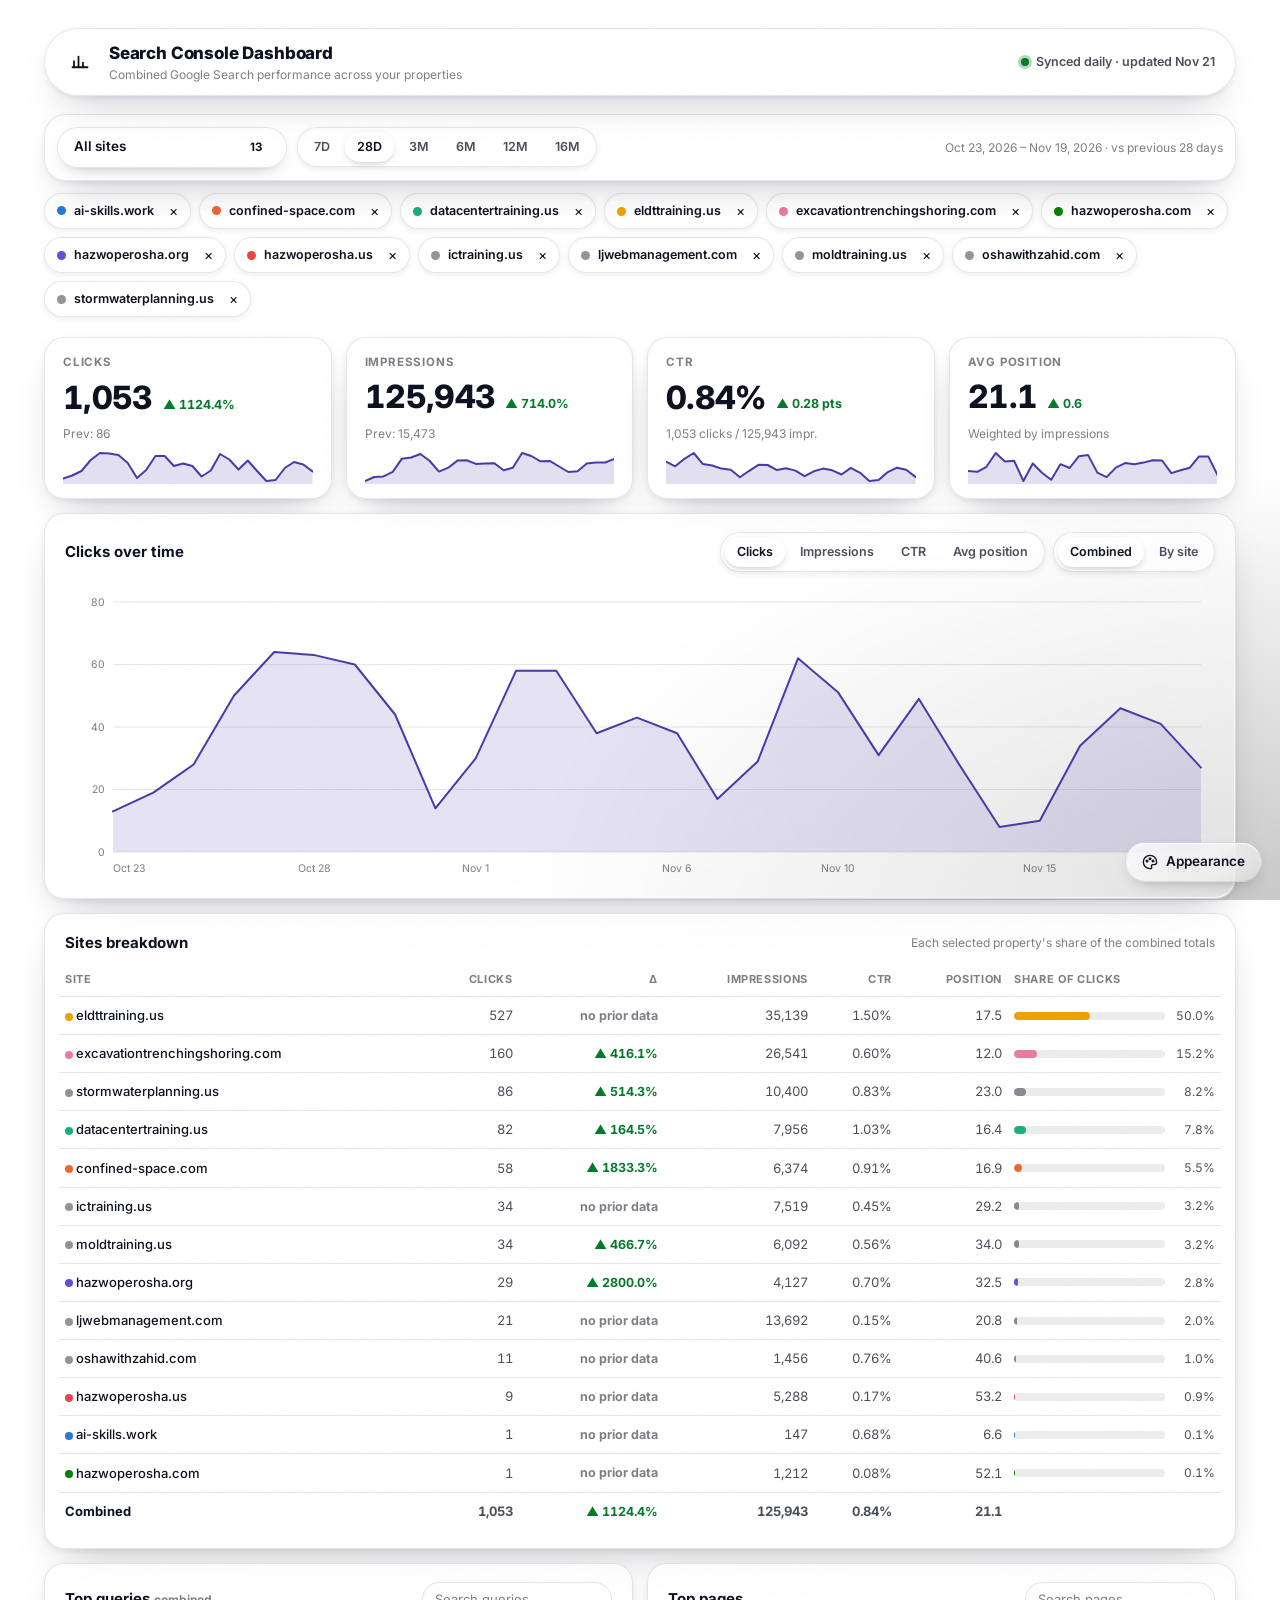
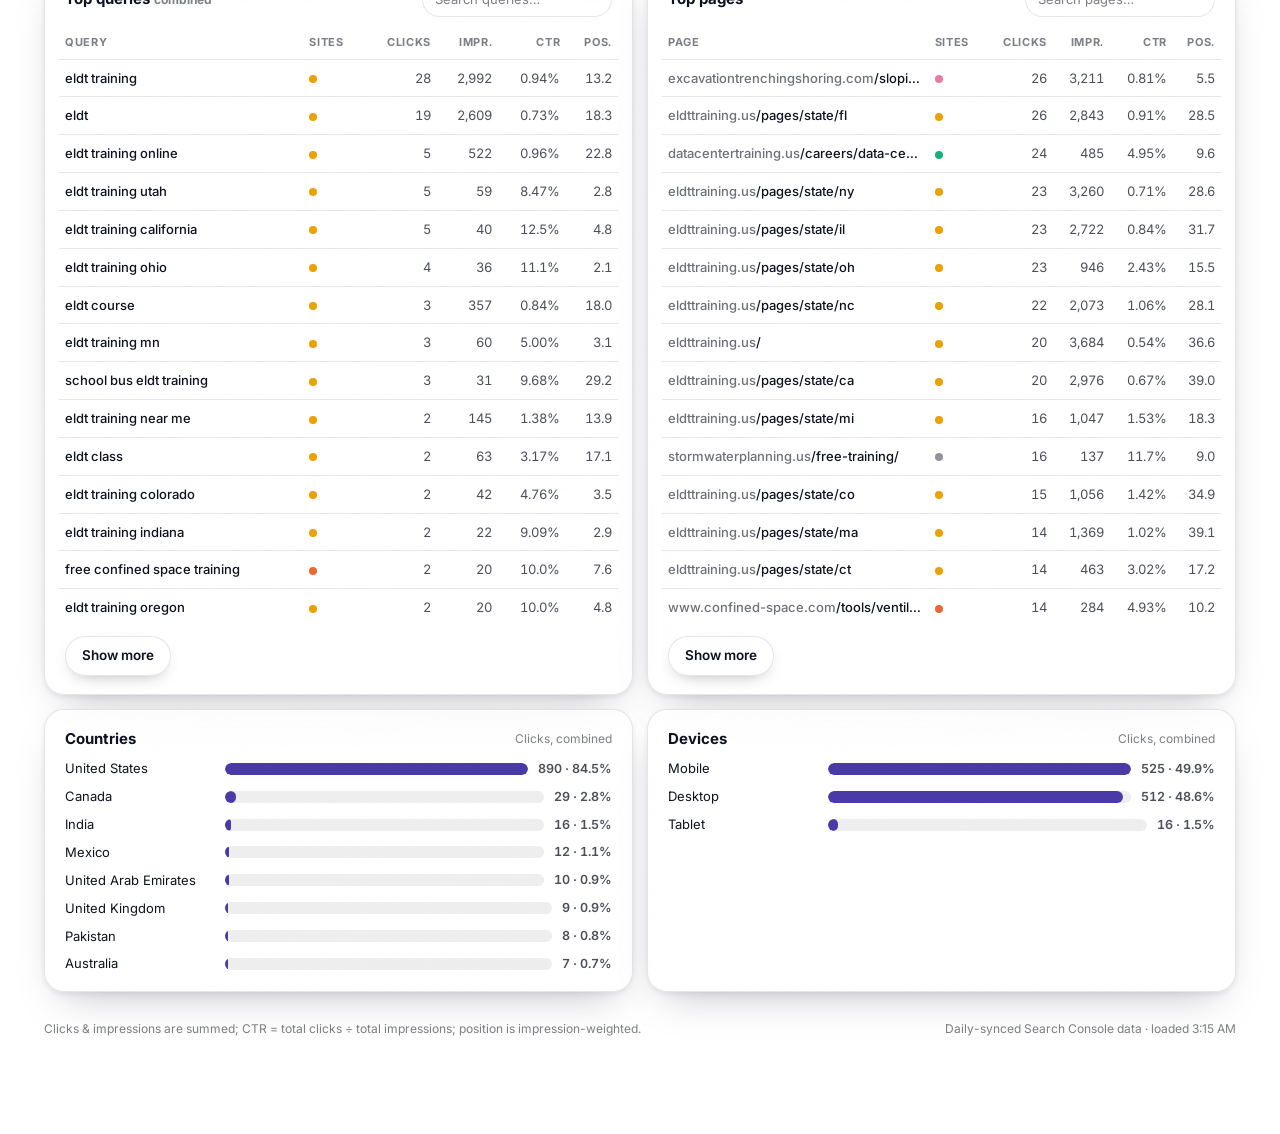
<file: index.html>
<!doctype html>
<html lang="en">
<head>
<meta charset="utf-8">
<meta name="viewport" content="width=device-width,initial-scale=1">
<title>Search Console Dashboard</title>
<link rel="preconnect" href="https://fonts.googleapis.com">
<link rel="preconnect" href="https://fonts.gstatic.com" crossorigin>
<link href="https://fonts.googleapis.com/css2?family=Inter:wght@400;500;600;700;800&display=swap" rel="stylesheet">
<link rel="stylesheet" href="assets/glass.css">
<script src="assets/glass-theme.js"></script>
<style>
  *{ box-sizing: border-box; }
  [hidden]{ display: none !important; }
  html,body{ margin:0; padding:0; }
  body{ font-family: 'Inter', system-ui, -apple-system, 'Segoe UI', sans-serif; -webkit-font-smoothing: antialiased; line-height: 1.45; }
  button{ font-family: inherit; }
  a{ color: inherit; }
  :focus-visible{ outline: 2px solid var(--g-text); outline-offset: 2px; }
  .wrap{ max-width: 1240px; margin: 0 auto; padding: 22px 16px 96px; }
  @media (min-width: 700px){ .wrap{ padding: 28px 24px 96px; } }

  /* top bar */
  .topbar{ z-index: 30; display:flex; align-items:center; justify-content: space-between; gap: 14px; flex-wrap: wrap; padding: 12px 14px 12px 18px; border-radius: 999px; margin-bottom: 18px; }
  .brand{ display:flex; align-items:center; gap: 12px; min-width: 0; }
  .brand-mark{ width: 34px; height: 34px; border-radius: 11px; flex:none; display:grid; place-items:center;
    background: linear-gradient(135deg, rgba(255,255,255,.55), rgba(255,255,255,.12)); box-shadow: inset 0 1px 0 rgba(255,255,255,.7); }
  .brand-mark svg{ width: 18px; height: 18px; }
  .brand h1{ font-size: 17px; font-weight: 800; letter-spacing: -0.01em; margin:0; white-space: nowrap; }
  .brand p{ margin:0; font-size: 12px; color: var(--g-text-3); }
  .topbar-actions{ display:flex; align-items:center; gap: 8px; flex-wrap: wrap; }
  .source-pill{ display:inline-flex; align-items:center; gap:7px; font-size: 12.5px; font-weight: 600; color: var(--g-text-2); padding: 0 6px; }
  .source-pill .dot{ width: 8px; height: 8px; border-radius: 50%; background: #f5b42a; box-shadow: 0 0 0 3px rgba(245,180,42,.25); }
  .source-pill.live .dot{ background: var(--good); box-shadow: 0 0 0 3px color-mix(in srgb, var(--good) 30%, transparent); }
  @media (max-width: 640px){ .topbar{ border-radius: 22px; } .brand p{ display:none; } }

  /* controls */
  .controls{ display:flex; align-items:center; gap: 10px; flex-wrap: wrap; padding: 12px; border-radius: 22px; margin-bottom: 12px; position: relative; z-index: 20; }
  .controls .spacer{ flex: 1; }
  .ms{ position: relative; }
  .ms-trigger{ min-width: 230px; justify-content: space-between; }
  .ms-trigger .count{ font-size: 11.5px; font-weight: 700; padding: 2px 8px; border-radius: 999px; background: rgba(255,255,255,.18); }
  .ms-pop{ position:absolute; left:0; top: calc(100% + 8px); width: min(380px, calc(100vw - 32px)); padding: 10px; display:none; z-index: 40;
    --g-tint: rgba(14,16,30,0.80); }
  /* popovers sit inside another glass panel, where backdrop blur can't reach the page, so they need a denser fill */
  html[data-tone="light"] .ms-pop{ --g-tint: rgba(255,255,255,0.86); }
  .ms-pop.open{ display:block; }
  .ms-search{ width:100%; font: inherit; font-size: 14px; color: var(--g-text); background: rgba(255,255,255,.1); border: 1px solid var(--g-edge-soft); border-radius: 12px; padding: 9px 12px; }
  .ms-search::placeholder{ color: var(--g-text-3); }
  .ms-bulk{ display:flex; gap: 6px; margin: 8px 0 6px; }
  .ms-bulk button{ font: inherit; font-size: 12px; font-weight: 600; color: var(--g-text-2); background: transparent; border: 1px solid var(--g-edge-soft); border-radius: 999px; padding: 4px 10px; cursor: pointer; }
  .ms-bulk button:hover{ color: var(--g-text); background: rgba(255,255,255,.08); }
  .ms-list{ max-height: 320px; overflow-y: auto; margin: 0; padding: 0; list-style: none; }
  .ms-item label{ display:flex; align-items:center; gap: 10px; padding: 8px 8px; border-radius: 10px; cursor: pointer; font-size: 13.5px; }
  .ms-item label:hover{ background: rgba(255,255,255,.08); }
  .ms-item input{ width: 17px; height: 17px; accent-color: var(--accent); flex:none; margin:0; }
  .ms-item .ms-name{ flex:1; min-width:0; overflow:hidden; text-overflow: ellipsis; white-space: nowrap; }
  .ms-item .ms-kind{ font-size: 10.5px; font-weight: 700; letter-spacing: .05em; text-transform: uppercase; color: var(--g-text-3); }
  .ms-empty{ padding: 14px 8px; font-size: 13px; color: var(--g-text-3); }

  .seg{ display:inline-flex; gap: 3px; padding: 4px; border-radius: 999px; flex-wrap: wrap; }
  .seg button{ font: inherit; font-size: 12.5px; font-weight: 600; border: none; background: transparent; color: var(--g-text-2); padding: 6px 12px; border-radius: 999px; cursor: pointer; }
  .seg button:hover{ color: var(--g-text); }
  .seg button[aria-pressed="true"]{ color: var(--g-text); background: linear-gradient(160deg, var(--g-fill-strong), rgba(255,255,255,.08)); box-shadow: inset 0 1px 0 var(--g-hi), 0 3px 10px -4px rgba(0,0,0,.35); }
  .range-note{ font-size: 12px; color: var(--g-text-3); }

  .chips{ display:flex; gap: 8px; flex-wrap: wrap; margin: 0 0 20px; min-height: 8px; }
  .chip{ display:inline-flex; align-items:center; gap: 8px; padding: 6px 6px 6px 12px; border-radius: 999px; font-size: 12.5px; font-weight: 600; }
  .chip .sw{ width: 9px; height: 9px; border-radius: 50%; flex:none; }
  .chip button{ width: 22px; height: 22px; border-radius: 50%; border: none; background: rgba(255,255,255,.14); color: var(--g-text); cursor: pointer; display:grid; place-items:center; padding:0; font-size: 14px; line-height: 1; }
  .chip button:hover{ background: rgba(255,255,255,.28); }

  /* KPI */
  .kpis{ display:grid; grid-template-columns: repeat(auto-fit, minmax(210px, 1fr)); gap: 14px; margin-bottom: 14px; }
  .kpi{ padding: 16px 18px 14px; border-radius: var(--glass-radius); display:flex; flex-direction: column; gap: 4px; min-width: 0; }
  .kpi-label{ font-size: 11.5px; font-weight: 700; letter-spacing: .07em; text-transform: uppercase; color: var(--g-text-3); }
  .kpi-row{ display:flex; align-items: baseline; gap: 10px; flex-wrap: wrap; }
  .kpi-value{ font-size: 32px; font-weight: 800; letter-spacing: -0.02em; font-variant-numeric: tabular-nums; }
  .delta{ font-size: 12.5px; font-weight: 700; font-variant-numeric: tabular-nums; }
  .delta.up{ color: var(--good); } .delta.down{ color: var(--bad); } .delta.flat{ color: var(--g-text-3); }
  .kpi-sub{ font-size: 12px; color: var(--g-text-3); }
  .kpi svg{ width: 100%; height: 34px; display:block; margin-top: 4px; }

  /* cards */
  .card{ padding: 18px 20px; border-radius: var(--glass-radius); min-width: 0; }
  .card-head{ display:flex; align-items:center; justify-content: space-between; gap: 12px; flex-wrap: wrap; margin-bottom: 10px; }
  .card-title{ font-size: 15px; font-weight: 700; margin: 0; }
  .card-note{ font-size: 12px; color: var(--g-text-3); }
  .grid-2{ display:grid; grid-template-columns: 1fr 1fr; gap: 14px; margin-top: 14px; }
  @media (max-width: 860px){ .grid-2{ grid-template-columns: 1fr; } }

  .legend{ display:flex; gap: 14px; flex-wrap: wrap; font-size: 12px; color: var(--g-text-2); margin: 2px 0 8px; }
  .legend span{ display:inline-flex; align-items:center; gap: 6px; }
  .legend i{ width: 14px; height: 3px; border-radius: 2px; display:inline-block; }
  .chart-wrap{ position: relative; }
  svg.chart{ width: 100%; display:block; overflow: visible; }
  .axis{ font-size: 10.5px; fill: var(--g-text-3); font-family: inherit; }
  .tip{ position:absolute; pointer-events:none; z-index: 10; min-width: 160px; padding: 9px 11px; border-radius: 12px; font-size: 12px; line-height: 1.55;
    background: var(--g-tooltip-bg); color: var(--g-tooltip-text); border: 1px solid var(--g-edge-soft);
    -webkit-backdrop-filter: blur(14px) saturate(160%); backdrop-filter: blur(14px) saturate(160%);
    box-shadow: var(--g-shadow); opacity: 0; transition: opacity .08s ease; white-space: nowrap; }
  .tip.show{ opacity: 1; }
  .tip b{ display:block; margin-bottom: 3px; }
  .tip .r{ display:flex; align-items:center; gap: 7px; }
  .tip .r i{ width: 8px; height: 8px; border-radius: 50%; flex:none; }
  .tip .r em{ font-style: normal; margin-left: auto; padding-left: 14px; font-weight: 700; font-variant-numeric: tabular-nums; }
  .empty{ min-height: 180px; display:flex; align-items:center; justify-content:center; text-align:center; color: var(--g-text-3); font-size: 13.5px; padding: 20px; }

  /* tables */
  .tbl-wrap{ overflow-x: auto; margin: 0 -6px; }
  table{ width: 100%; border-collapse: collapse; font-size: 13px; }
  th{ text-align:left; font-size: 11px; font-weight: 700; letter-spacing: .06em; text-transform: uppercase; color: var(--g-text-3); padding: 8px 6px; border-bottom: 1px solid var(--g-edge-soft); white-space: nowrap; }
  th.n, td.n{ text-align: right; font-variant-numeric: tabular-nums; }
  th button{ font: inherit; color: inherit; background: none; border: none; padding: 0; cursor: pointer; letter-spacing: inherit; text-transform: inherit; }
  th button[aria-sort]::after{ content: " ↓"; }
  td{ padding: 9px 6px; border-bottom: 1px solid var(--g-edge-soft); color: var(--g-text-2); vertical-align: middle; }
  tr:last-child td{ border-bottom: none; }
  td.main{ color: var(--g-text); font-weight: 500; max-width: 340px; overflow: hidden; text-overflow: ellipsis; white-space: nowrap; }
  #pagesTable td.main, #queriesTable td.main{ max-width: 220px; }
  td.main a{ text-decoration: none; } td.main a:hover{ text-decoration: underline; }
  .dots{ display:inline-flex; gap: 3px; vertical-align: middle; }
  .dots i{ width: 8px; height: 8px; border-radius: 50%; display:inline-block; box-shadow: 0 0 0 1.5px rgba(255,255,255,.3); }
  .share{ display:flex; align-items:center; gap: 8px; min-width: 120px; }
  .share .track{ flex:1; height: 8px; border-radius: 4px; background: rgba(255,255,255,.12); overflow:hidden; }
  html[data-tone="light"] .share .track{ background: rgba(14,18,32,.08); }
  .share .fill{ height: 100%; border-radius: 4px; }
  .share span{ font-size: 12px; font-variant-numeric: tabular-nums; width: 42px; text-align: right; }
  .tbl-tools{ display:flex; gap: 8px; align-items:center; }
  .tbl-search{ font: inherit; font-size: 13px; color: var(--g-text); background: rgba(255,255,255,.1); border: 1px solid var(--g-edge-soft); border-radius: 999px; padding: 7px 12px; width: 190px; max-width: 100%; }
  .tbl-search::placeholder{ color: var(--g-text-3); }
  .more{ margin-top: 10px; }

  /* bars */
  .bars{ display:flex; flex-direction: column; gap: 9px; }
  .bar{ display:grid; grid-template-columns: minmax(90px, 150px) 1fr auto; align-items:center; gap: 10px; font-size: 13px; }
  .bar .lbl{ overflow:hidden; text-overflow: ellipsis; white-space: nowrap; color: var(--g-text); }
  .bar .track{ height: 12px; border-radius: 6px; background: rgba(255,255,255,.10); overflow:hidden; }
  html[data-tone="light"] .bar .track{ background: rgba(14,18,32,.07); }
  .bar .fill{ height: 100%; border-radius: 6px; background: var(--accent); min-width: 3px; }
  .bar .val{ font-variant-numeric: tabular-nums; font-weight: 600; color: var(--g-text-2); font-size: 12.5px; }

  /* banner, toast */
  .banner{ display:flex; gap: 12px; align-items:center; padding: 12px 16px; border-radius: 16px; font-size: 13px; color: var(--g-text-2); margin-bottom: 14px; flex-wrap: wrap; }
  .banner b{ color: var(--g-text); }
  .loading{ position: relative; }
  .loading::after{ content:""; position:absolute; left: 20px; right: 20px; top: 0; height: 2px; border-radius: 2px;
    background: linear-gradient(90deg, transparent, var(--g-text), transparent); background-size: 200% 100%; animation: shimmer 1.1s linear infinite; }
  @keyframes shimmer{ from{ background-position: 200% 0; } to{ background-position: -200% 0; } }

  .toast{ position: fixed; left: 50%; bottom: 22px; transform: translateX(-50%); z-index: 80; padding: 11px 16px; border-radius: 14px; font-size: 13px; max-width: calc(100vw - 32px); display:none; --g-tint: rgba(10,12,24,.55); }
  html[data-tone="light"] .toast{ --g-tint: rgba(255,255,255,.6); }
  .toast.show{ display:block; }
  footer{ margin-top: 28px; font-size: 12px; color: var(--g-text-3); display:flex; justify-content: space-between; gap: 10px; flex-wrap: wrap; }
  .sr-only{ position:absolute; width:1px; height:1px; overflow:hidden; clip: rect(0 0 0 0); white-space: nowrap; }
  @media (prefers-reduced-motion: reduce){ *{ transition: none !important; animation: none !important; } }
</style>
</head>
<body>
<div class="wrap">

  <header class="topbar glass-panel">
    <div class="brand">
      <div class="brand-mark" aria-hidden="true"><svg viewBox="0 0 24 24" fill="none" stroke="currentColor" stroke-width="2.4" stroke-linecap="round"><path d="M4 19V11M10 19V5M16 19v-6M22 19H2"/></svg></div>
      <div><h1>Search Console Dashboard</h1><p>Combined Google Search performance across your properties</p></div>
    </div>
    <div class="topbar-actions">
      <span class="source-pill" id="sourcePill"><span class="dot"></span><span id="sourceText">Demo data</span></span>
    </div>
  </header>

  <div class="banner glass-panel" id="demoBanner">
    <span><b>You're viewing demo data.</b> Real data appears here once the daily Search Console sync has run (see the README).</span>
  </div>

  <section class="controls glass-panel" aria-label="Filters">
    <div class="ms" id="siteMs">
      <button class="glass-btn ms-trigger" type="button" id="msTrigger" aria-haspopup="listbox" aria-expanded="false">
        <span id="msLabel">Select sites</span><span class="count" id="msCount">0</span>
      </button>
      <div class="ms-pop glass-panel" id="msPop">
        <input class="ms-search" id="msSearch" type="search" placeholder="Filter properties…" aria-label="Filter properties">
        <div class="ms-bulk"><button type="button" id="msAll">Select all</button><button type="button" id="msNone">Clear</button><button type="button" id="msOnly" hidden>Only matches</button></div>
        <ul class="ms-list" id="msList" role="listbox" aria-multiselectable="true"></ul>
      </div>
    </div>
    <div class="seg glass-panel" id="rangeSeg" role="group" aria-label="Date range"></div>
    <span class="spacer"></span>
    <span class="range-note" id="rangeNote"></span>
  </section>

  <div class="chips" id="chips" aria-label="Selected sites"></div>

  <section class="kpis" id="kpis" aria-label="Totals"></section>

  <section class="card glass-panel" id="trendCard">
    <div class="card-head">
      <h2 class="card-title" id="trendTitle">Performance</h2>
      <div style="display:flex; gap:8px; flex-wrap:wrap;">
        <div class="seg glass-panel" id="metricSeg" role="group" aria-label="Metric"></div>
        <div class="seg glass-panel" id="modeSeg" role="group" aria-label="Chart mode"></div>
      </div>
    </div>
    <div class="legend" id="trendLegend"></div>
    <div class="chart-wrap" id="trendChart"></div>
  </section>

  <section class="card glass-panel" style="margin-top:14px;">
    <div class="card-head"><h2 class="card-title">Sites breakdown</h2><span class="card-note">Each selected property's share of the combined totals</span></div>
    <div class="tbl-wrap"><table id="sitesTable"></table></div>
  </section>

  <div class="grid-2">
    <section class="card glass-panel">
      <div class="card-head">
        <h2 class="card-title">Top queries <span class="card-note">combined</span></h2>
        <div class="tbl-tools"><input class="tbl-search" id="qSearch" type="search" placeholder="Search queries…" aria-label="Search queries"></div>
      </div>
      <div class="tbl-wrap"><table id="queriesTable"></table></div>
      <button class="glass-btn more" id="qMore" type="button" hidden>Show more</button>
    </section>
    <section class="card glass-panel">
      <div class="card-head">
        <h2 class="card-title">Top pages</h2>
        <div class="tbl-tools"><input class="tbl-search" id="pSearch" type="search" placeholder="Search pages…" aria-label="Search pages"></div>
      </div>
      <div class="tbl-wrap"><table id="pagesTable"></table></div>
      <button class="glass-btn more" id="pMore" type="button" hidden>Show more</button>
    </section>
  </div>

  <div class="grid-2">
    <section class="card glass-panel">
      <div class="card-head"><h2 class="card-title">Countries</h2><span class="card-note">Clicks, combined</span></div>
      <div class="bars" id="countryBars"></div>
    </section>
    <section class="card glass-panel">
      <div class="card-head"><h2 class="card-title">Devices</h2><span class="card-note">Clicks, combined</span></div>
      <div class="bars" id="deviceBars"></div>
    </section>
  </div>

  <footer>
    <span>Clicks &amp; impressions are summed; CTR = total clicks ÷ total impressions; position is impression-weighted.</span>
    <span id="footerStamp"></span>
  </footer>
</div>

<div class="toast glass-panel" id="toast" role="status" aria-live="polite"></div>

<script src="assets/gsc-dashboard.js"></script>
</body>
</html>
</file>
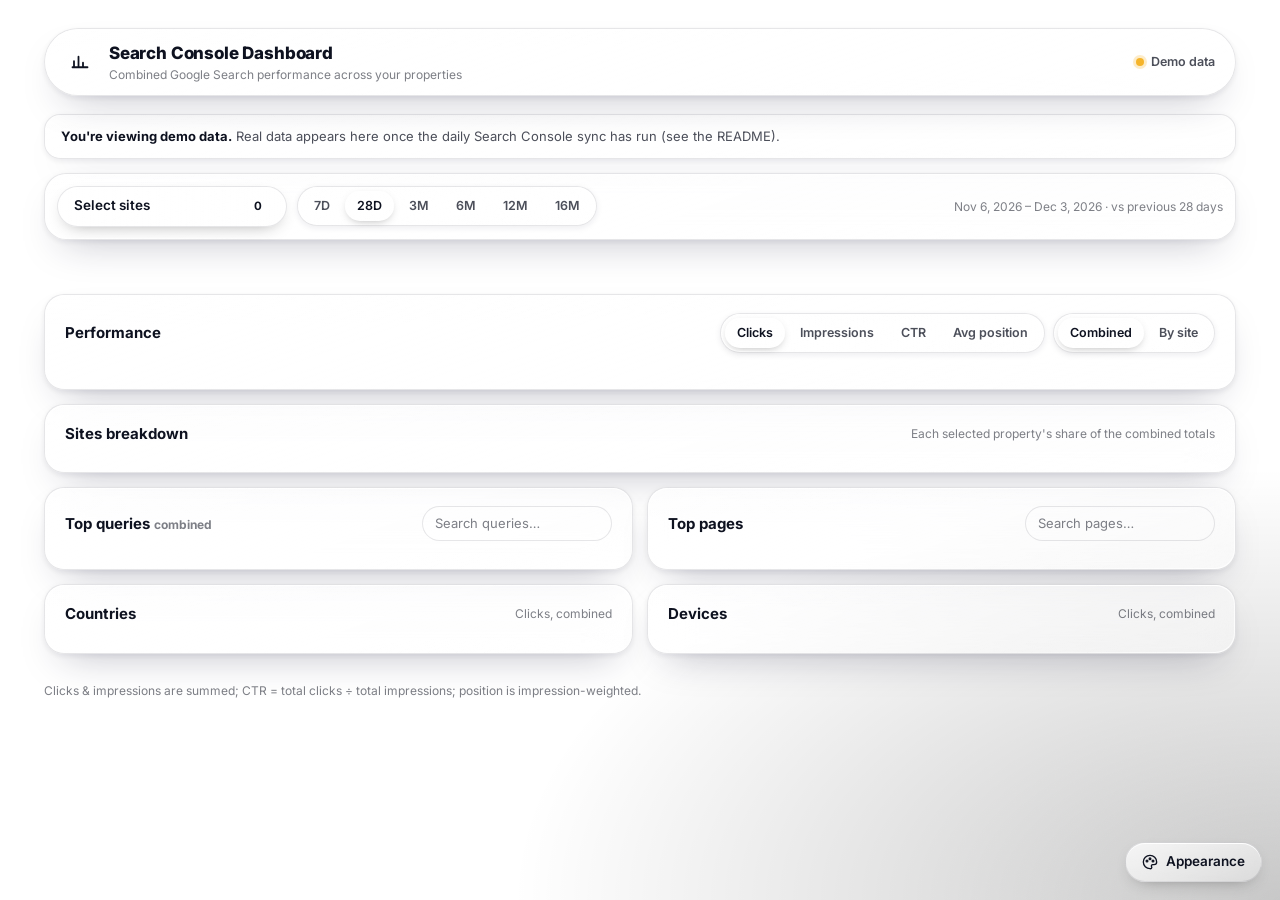
<file: search-console.html>
<!doctype html>
<meta charset="utf-8">
<title>Search Console Dashboard</title>
<meta http-equiv="refresh" content="0; url=./">
<link rel="canonical" href="./">
<p>Moved to <a href="./">the dashboard home page</a>.</p>
</file>
<file: assets/glass.css>
/* =====================================================================
   Liquid Glass theme — shared by every page in this repo.
   Loaded together with assets/glass-theme.js, which adds the
   background layer, sets html[data-tone] and builds the Appearance panel.
   ===================================================================== */

html.glass{
  --glass-blur: 22px;
  --glass-radius: 20px;
  --glass-radius-sm: 14px;
  /* tone tokens default to "dark" (white text on rich backgrounds) */
  color-scheme: dark;
  --g-text: #ffffff;
  --g-text-2: rgba(255,255,255,0.80);
  --g-text-3: rgba(255,255,255,0.60);
  --g-fill-top: rgba(255,255,255,0.16);
  --g-fill-bot: rgba(255,255,255,0.05);
  --g-fill-strong: rgba(255,255,255,0.24);
  --g-tint: rgba(10,12,24,0.18);
  --g-edge: rgba(255,255,255,0.34);
  --g-edge-soft: rgba(255,255,255,0.12);
  --g-hi: rgba(255,255,255,0.55);
  --g-shadow: 0 18px 40px -18px rgba(0,0,0,0.55), 0 2px 6px rgba(0,0,0,0.18);
  --g-grid: rgba(255,255,255,0.13);
  --g-axis: rgba(255,255,255,0.32);
  --g-tooltip-bg: rgba(14,16,28,0.72);
  --g-tooltip-text: #fff;

  --s1:#3987e5; --s2:#d95926; --s3:#199e70; --s4:#c98500;
  --s5:#d55181; --s6:#008300; --s7:#9085e9; --s8:#e66767;
  --s-other: rgba(255,255,255,0.55);
  --accent: #b8afff;
  --good: #3fd17a; --bad: #ff8a8a;
}
html.glass[data-tone="light"]{
  color-scheme: light;
  --g-text: #0e1220;
  --g-text-2: rgba(14,18,32,0.74);
  --g-text-3: rgba(14,18,32,0.54);
  --g-fill-top: rgba(255,255,255,0.62);
  --g-fill-bot: rgba(255,255,255,0.30);
  --g-fill-strong: rgba(255,255,255,0.78);
  --g-tint: rgba(255,255,255,0.10);
  --g-edge: rgba(255,255,255,0.85);
  --g-edge-soft: rgba(14,18,32,0.10);
  --g-hi: rgba(255,255,255,0.95);
  --g-shadow: 0 18px 40px -20px rgba(30,30,60,0.35), 0 2px 6px rgba(30,30,60,0.08);
  --g-grid: rgba(14,18,32,0.10);
  --g-axis: rgba(14,18,32,0.28);
  --g-tooltip-bg: rgba(255,255,255,0.82);
  --g-tooltip-text: #0e1220;

  --s1:#2a78d6; --s2:#eb6834; --s3:#1baf7a; --s4:#eda100;
  --s5:#e87ba4; --s6:#008300; --s7:#6250d6; --s8:#e34948;
  --s-other: rgba(14,18,32,0.45);
  --accent: #4a3aa7;
  --good: #067a2b; --bad: #c62f2f;
}

html.glass, html.glass body{ background: transparent; }
html.glass body{ color: var(--g-text); min-height: 100vh; }

/* ---------- background layer ---------- */
#glass-bg{
  position: fixed; inset: 0; z-index: -1; overflow: hidden;
  background: var(--bg-solid, #101426);
  transition: background .4s ease;
}
#glass-bg .blob{
  position: absolute; border-radius: 50%;
  filter: blur(70px); opacity: .9;
  will-change: transform;
  animation: glass-drift 26s ease-in-out infinite alternate;
}
#glass-bg .grain{
  position:absolute; inset:0; opacity:.07; mix-blend-mode: overlay; pointer-events:none;
  background-image: url("data:image/svg+xml;utf8,<svg xmlns='http://www.w3.org/2000/svg' width='160' height='160'><filter id='n'><feTurbulence type='fractalNoise' baseFrequency='.85' numOctaves='2' stitchTiles='stitch'/></filter><rect width='100%' height='100%' filter='url(%23n)'/></svg>");
}
@keyframes glass-drift{
  0%  { transform: translate3d(0,0,0) scale(1); }
  50% { transform: translate3d(6vw,-4vh,0) scale(1.12); }
  100%{ transform: translate3d(-5vw,5vh,0) scale(.95); }
}
#glass-bg .blob:nth-child(2){ animation-duration: 32s; animation-delay: -8s; }
#glass-bg .blob:nth-child(3){ animation-duration: 38s; animation-delay: -16s; }
#glass-bg .blob:nth-child(4){ animation-duration: 29s; animation-delay: -4s; }
#glass-bg[data-bg="solid"] .blob{ display:none; }

/* Preset 1 — Aurora: deep night sky, teal / violet / magenta ribbons */
#glass-bg[data-bg="aurora"]{ background: radial-gradient(120% 90% at 50% 110%, #1b1f4a 0%, #0a0c1f 55%, #05060f 100%); }
#glass-bg[data-bg="aurora"] .b1{ width:55vw; height:55vw; left:-10vw; top:-15vw; background:#18d2b4; }
#glass-bg[data-bg="aurora"] .b2{ width:50vw; height:50vw; right:-12vw; top:5vh;  background:#7b4dff; }
#glass-bg[data-bg="aurora"] .b3{ width:45vw; height:45vw; left:25vw; bottom:-20vw; background:#ff4fa3; opacity:.7; }
#glass-bg[data-bg="aurora"] .b4{ width:30vw; height:30vw; left:45vw; top:20vh; background:#2f7bff; opacity:.6; }

/* Preset 2 — Sunset: warm dusk, coral / amber / plum */
#glass-bg[data-bg="sunset"]{ background: linear-gradient(160deg, #2a0f3d 0%, #6b1d4f 45%, #c2424a 75%, #f08a3c 100%); }
#glass-bg[data-bg="sunset"] .b1{ width:60vw; height:60vw; left:-15vw; bottom:-25vw; background:#ffb347; }
#glass-bg[data-bg="sunset"] .b2{ width:45vw; height:45vw; right:-10vw; top:-10vw; background:#ff5e7a; }
#glass-bg[data-bg="sunset"] .b3{ width:40vw; height:40vw; left:30vw; top:15vh; background:#8e3bd8; opacity:.65; }
#glass-bg[data-bg="sunset"] .b4{ width:28vw; height:28vw; right:15vw; bottom:5vh; background:#ffd36e; opacity:.55; }

/* Preset 3 — Pearl: bright pastel mesh, light tone */
#glass-bg[data-bg="pearl"]{ background: linear-gradient(135deg, #f4f1ff 0%, #eaf6ff 50%, #fff3ec 100%); }
#glass-bg[data-bg="pearl"] .b1{ width:55vw; height:55vw; left:-12vw; top:-18vw; background:#b9a8ff; opacity:.75; }
#glass-bg[data-bg="pearl"] .b2{ width:50vw; height:50vw; right:-15vw; top:10vh; background:#8fe3ff; opacity:.7; }
#glass-bg[data-bg="pearl"] .b3{ width:48vw; height:48vw; left:20vw; bottom:-25vw; background:#ffc2a8; opacity:.75; }
#glass-bg[data-bg="pearl"] .b4{ width:30vw; height:30vw; left:50vw; top:25vh; background:#a8ffd9; opacity:.55; }

/* Photo backgrounds: the image is set inline by glass-theme.js */
#glass-bg[data-bg="photo"] .blob, #glass-bg[data-bg="photo"] .grain{ display: none; }
/* busier backgrounds get a slightly denser glass so text stays readable */
html.glass[data-bg-kind="photo"]{ --g-tint: rgba(8,10,22,0.30); }

/* ---------- the glass material ---------- */
.glass-panel{
  position: relative;
  background:
    linear-gradient(var(--g-tint), var(--g-tint)),
    linear-gradient(160deg, var(--g-fill-top), var(--g-fill-bot));
  -webkit-backdrop-filter: blur(var(--glass-blur)) saturate(180%);
  backdrop-filter: blur(var(--glass-blur)) saturate(180%);
  border: 1px solid var(--g-edge-soft);
  box-shadow:
    inset 0 1px 0 var(--g-hi),
    inset 0 -1px 0 rgba(255,255,255,0.08),
    inset 1px 0 0 rgba(255,255,255,0.10),
    inset 0 0 24px rgba(255,255,255,0.04),
    var(--g-shadow);
  isolation: isolate;
}
.glass-panel{ border-radius: var(--glass-radius); }
/* specular sheen + refractive rim */
.glass-panel::before{
  content:""; position:absolute; inset:0; border-radius: inherit; pointer-events:none; z-index:-1;
  background:
    radial-gradient(120% 60% at 0% 0%, rgba(255,255,255,0.22), transparent 55%),
    radial-gradient(80% 50% at 100% 100%, rgba(255,255,255,0.08), transparent 60%);
}
.glass-panel::after{
  content:""; position:absolute; inset:0; border-radius: inherit; pointer-events:none;
  padding: 1px;
  background: linear-gradient(140deg, var(--g-edge) 0%, rgba(255,255,255,0) 35%, rgba(255,255,255,0) 65%, var(--g-edge) 100%);
  -webkit-mask: linear-gradient(#000 0 0) content-box, linear-gradient(#000 0 0);
  -webkit-mask-composite: xor; mask-composite: exclude;
}

/* glass buttons / pills */
.glass-btn{
  display:inline-flex; align-items:center; gap:8px;
  font: inherit; font-size: 13.5px; font-weight: 600;
  color: var(--g-text);
  padding: 9px 16px; border-radius: 999px; cursor: pointer;
  background: linear-gradient(160deg, var(--g-fill-strong), var(--g-fill-bot));
  -webkit-backdrop-filter: blur(16px) saturate(180%);
  backdrop-filter: blur(16px) saturate(180%);
  border: 1px solid var(--g-edge-soft);
  box-shadow: inset 0 1px 0 var(--g-hi), 0 6px 18px -10px rgba(0,0,0,.45);
  transition: transform .15s ease, background .15s ease, box-shadow .15s ease;
  white-space: nowrap;
}
.glass-btn:hover{ transform: translateY(-1px); background: linear-gradient(160deg, var(--g-fill-strong), var(--g-fill-top)); }
.glass-btn:active{ transform: translateY(0) scale(.98); }
.glass-btn.primary{ background: linear-gradient(160deg, color-mix(in srgb, var(--accent) 70%, white 10%), color-mix(in srgb, var(--accent) 45%, transparent)); color:#fff; }
.glass-btn svg{ width:16px; height:16px; flex:none; }

/* ---------- Appearance panel ---------- */
.appearance-fab{ position: fixed; right: 18px; bottom: 18px; z-index: 60; }
.appearance-panel{
  position: fixed; z-index: 70; right: 18px; bottom: 74px;
  width: min(340px, calc(100vw - 32px));
  max-height: calc(100vh - 100px); overflow-y: auto;
  padding: 18px; color: var(--g-text);
  --g-tint: rgba(10,12,24,0.38);
  opacity: 0; transform: translateY(10px) scale(.98); pointer-events: none;
  transition: opacity .18s ease, transform .18s ease;
}
html.glass[data-tone="light"] .appearance-panel{ --g-tint: rgba(255,255,255,0.45); }
.appearance-panel.open{ opacity: 1; transform: none; pointer-events: auto; }
.appearance-panel h3{ margin: 0 0 4px; font-size: 15px; }
.appearance-panel .ap-sub{ margin:0 0 14px; font-size:12px; color: var(--g-text-3); }
.appearance-panel .ap-label{ font-size: 11px; font-weight: 700; letter-spacing: .08em; text-transform: uppercase; color: var(--g-text-3); margin: 14px 0 8px; }
.ap-presets{ display:grid; grid-template-columns: repeat(4, 1fr); gap: 8px; }
.ap-preset{
  aspect-ratio: 1 / 1.1; border-radius: 14px; cursor: pointer; padding: 0;
  border: 2px solid transparent; position: relative; overflow: hidden;
  box-shadow: inset 0 1px 0 rgba(255,255,255,.4), 0 4px 12px -6px rgba(0,0,0,.5);
  font: inherit; color: #fff;
}
.ap-preset span{
  position:absolute; left:0; right:0; bottom:0; padding: 4px 0 5px;
  font-size: 10.5px; font-weight: 700; text-align:center;
  background: rgba(0,0,0,.28); -webkit-backdrop-filter: blur(6px); backdrop-filter: blur(6px);
}
.ap-preset[aria-pressed="true"]{ border-color: var(--g-text); }
.ap-preset[data-bg="aurora"]{ background: radial-gradient(circle at 20% 20%, #18d2b4, transparent 55%), radial-gradient(circle at 85% 35%, #7b4dff, transparent 55%), radial-gradient(circle at 50% 100%, #ff4fa3, transparent 55%), #0a0c1f; }
.ap-preset[data-bg="sunset"]{ background: radial-gradient(circle at 15% 90%, #ffb347, transparent 55%), radial-gradient(circle at 90% 10%, #ff5e7a, transparent 55%), linear-gradient(160deg, #2a0f3d, #c2424a 75%, #f08a3c); }
.ap-preset[data-bg="pearl"]{ background: radial-gradient(circle at 15% 15%, #b9a8ff, transparent 55%), radial-gradient(circle at 90% 40%, #8fe3ff, transparent 55%), radial-gradient(circle at 40% 100%, #ffc2a8, transparent 55%), #f4f1ff; }
.ap-preset[data-bg="pearl"] span{ color:#0e1220; background: rgba(255,255,255,.45); }
.ap-preset[data-bg="solid"]{ background: conic-gradient(from 0deg, #f33, #fd3, #3f6, #3df, #63f, #f3d, #f33); }

.ap-photos{ display:grid; grid-template-columns: repeat(3, 1fr); gap: 8px; }
.ap-preset.ap-photo{ aspect-ratio: 16 / 10; background-size: cover; background-position: center; }
.ap-preset.ap-photo span{ font-size: 10px; padding: 3px 0 4px; }
.ap-solid{ display:none; margin-top: 4px; }
.ap-solid.show{ display:block; }
.ap-wheel-wrap{ position: relative; width: 220px; height: 220px; margin: 6px auto 0; touch-action: none; }
.ap-wheel-wrap canvas{ width: 100%; height: 100%; border-radius: 50%; display:block; cursor: crosshair;
  box-shadow: 0 0 0 1px var(--g-edge-soft), 0 10px 30px -12px rgba(0,0,0,.6); }
.ap-wheel-dim{ position:absolute; inset:0; border-radius:50%; background:#000; pointer-events:none; }
.ap-handle{
  position:absolute; width: 20px; height: 20px; margin: -10px 0 0 -10px; border-radius: 50%;
  border: 3px solid #fff; box-shadow: 0 0 0 1px rgba(0,0,0,.35), 0 2px 6px rgba(0,0,0,.4);
  pointer-events:none;
}
.ap-slider{ -webkit-appearance:none; appearance:none; width: 100%; height: 14px; border-radius: 999px; margin: 16px 0 4px; outline-offset: 4px;
  box-shadow: inset 0 0 0 1px rgba(255,255,255,.25), inset 0 1px 3px rgba(0,0,0,.35); cursor: pointer; }
.ap-slider::-webkit-slider-thumb{ -webkit-appearance:none; width: 22px; height: 22px; border-radius:50%; background: var(--thumb, #fff);
  border: 3px solid #fff; box-shadow: 0 0 0 1px rgba(0,0,0,.35), 0 2px 6px rgba(0,0,0,.4); }
.ap-slider::-moz-range-thumb{ width: 16px; height: 16px; border-radius:50%; background: var(--thumb, #fff);
  border: 3px solid #fff; box-shadow: 0 0 0 1px rgba(0,0,0,.35), 0 2px 6px rgba(0,0,0,.4); }
.ap-slider-labels{ display:flex; justify-content: space-between; font-size: 11px; color: var(--g-text-3); }
.ap-hex-row{ display:flex; align-items:center; gap:10px; margin-top: 12px; }
.ap-hex-swatch{ width: 34px; height: 34px; border-radius: 10px; flex:none; box-shadow: inset 0 0 0 1px rgba(255,255,255,.35); }
.ap-hex{ flex:1; min-width:0; font: inherit; font-size: 14px; font-family: ui-monospace, SFMono-Regular, Menlo, monospace;
  color: var(--g-text); background: rgba(255,255,255,.1); border: 1px solid var(--g-edge-soft); border-radius: 10px; padding: 8px 10px; }
.ap-quick{ display:flex; gap:6px; flex-wrap: wrap; margin-top: 10px; }
.ap-quick button{ width: 24px; height: 24px; border-radius: 50%; border: 2px solid rgba(255,255,255,.5); cursor:pointer; padding:0; }
.ap-range-row{ display:flex; align-items:center; gap:10px; font-size: 12.5px; color: var(--g-text-2); }
.ap-range-row input{ flex:1; accent-color: var(--accent); }

@media (prefers-reduced-motion: reduce){
  #glass-bg .blob{ animation: none; }
}
@media (forced-colors: active){
  .glass-panel{ border: 1px solid CanvasText; }
}
a.glass-btn{ text-decoration: none; }
</file>
